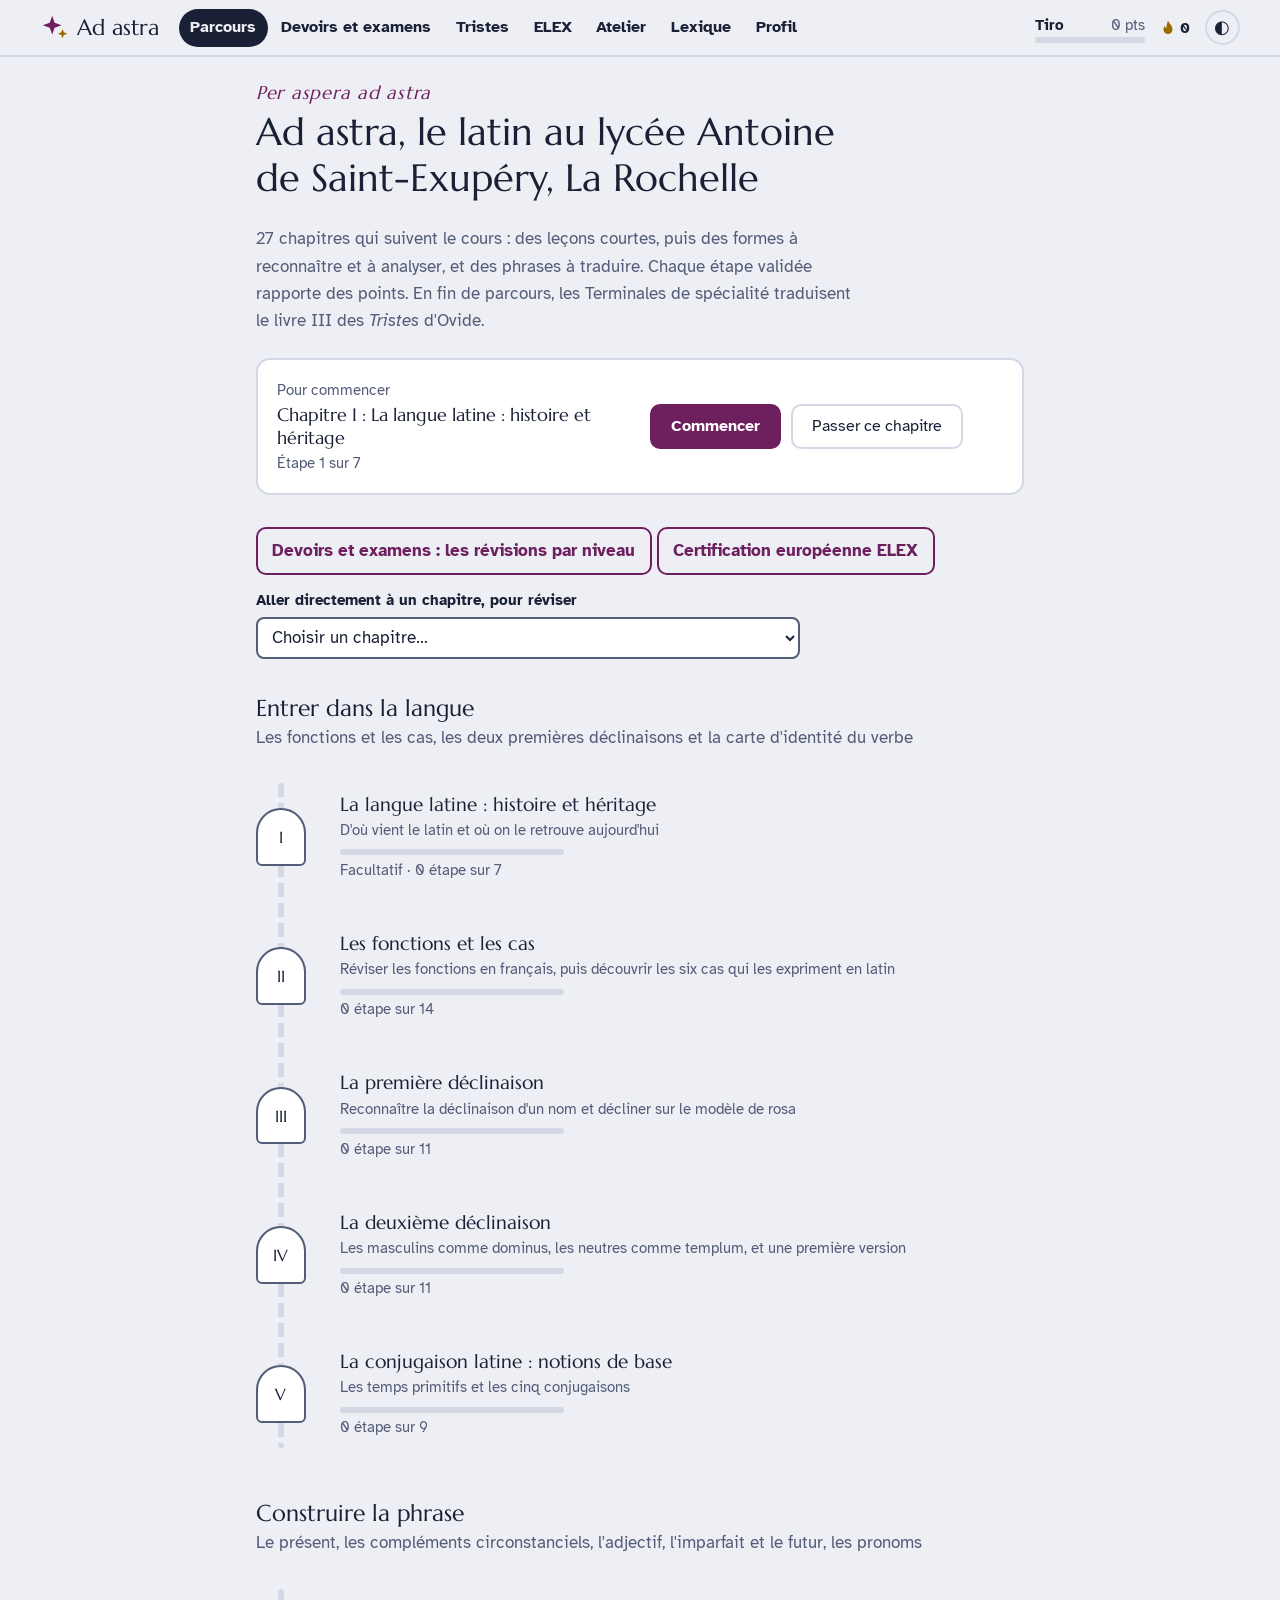
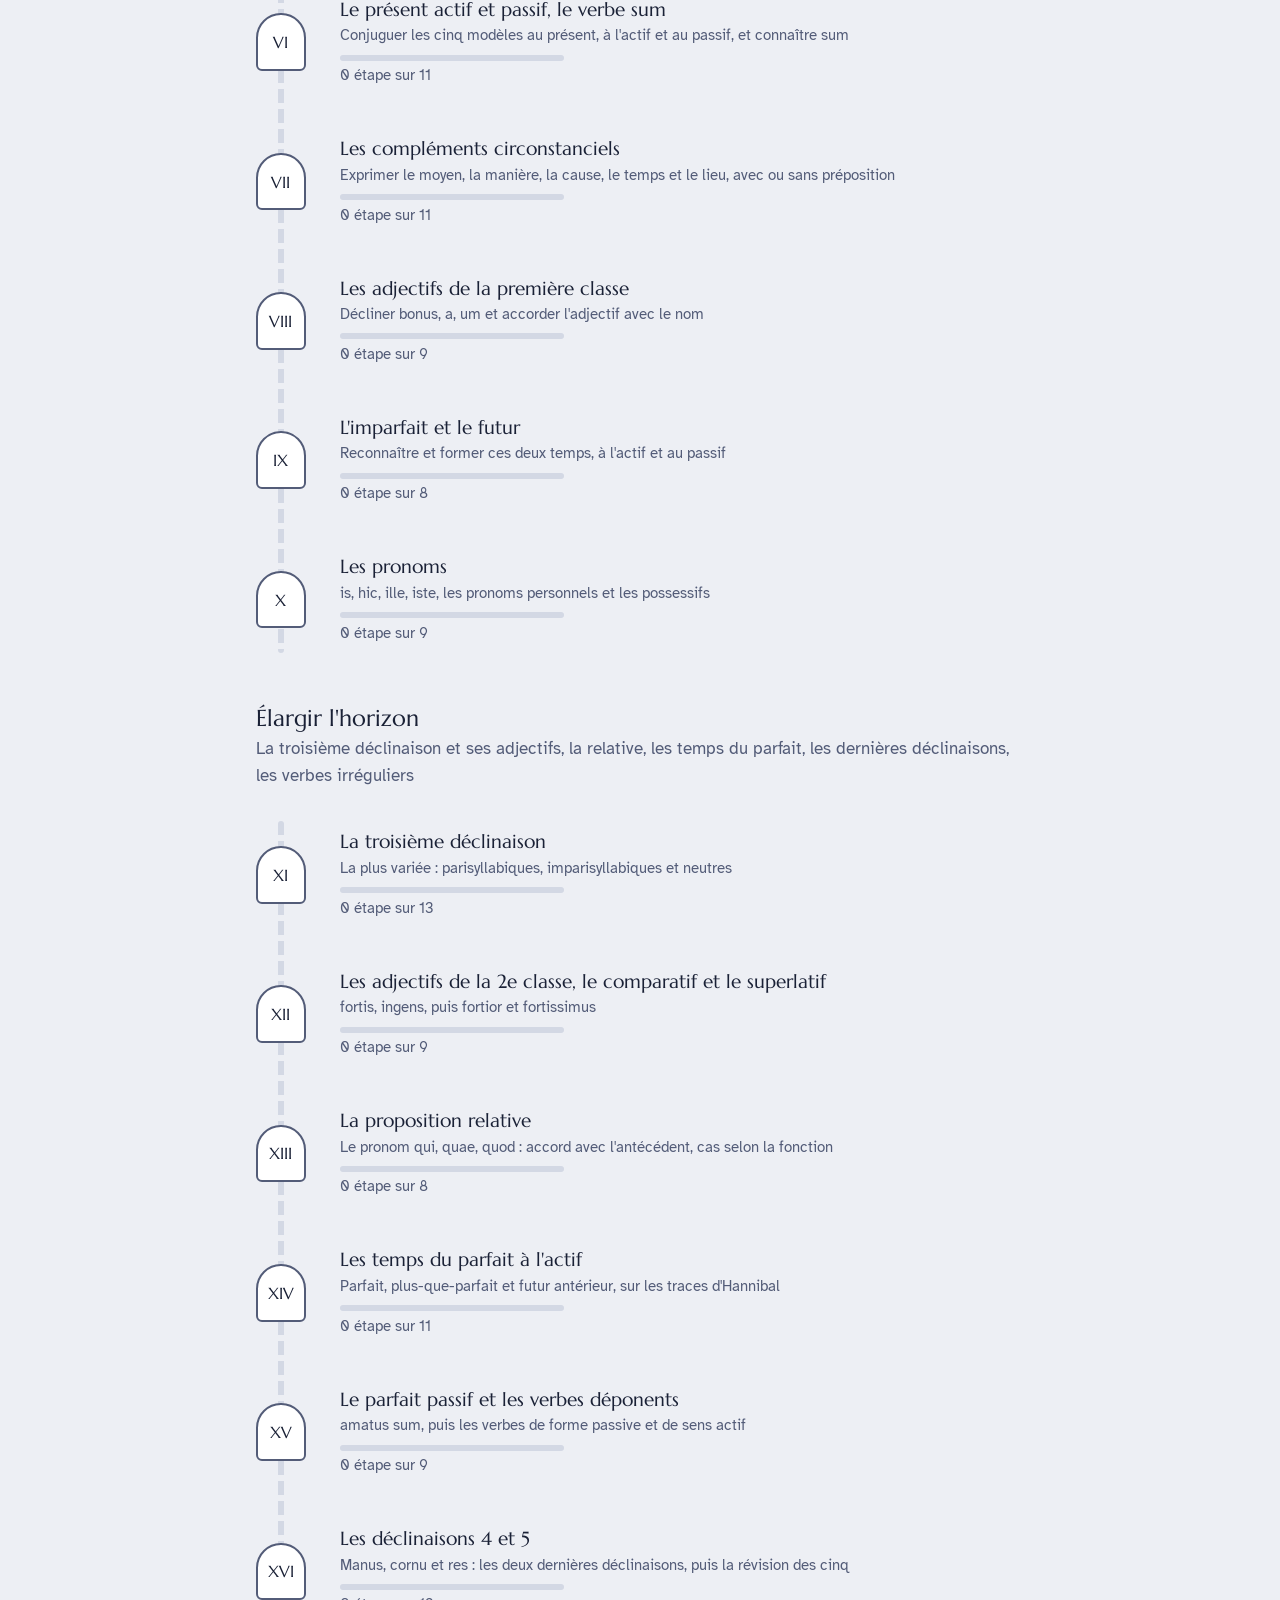
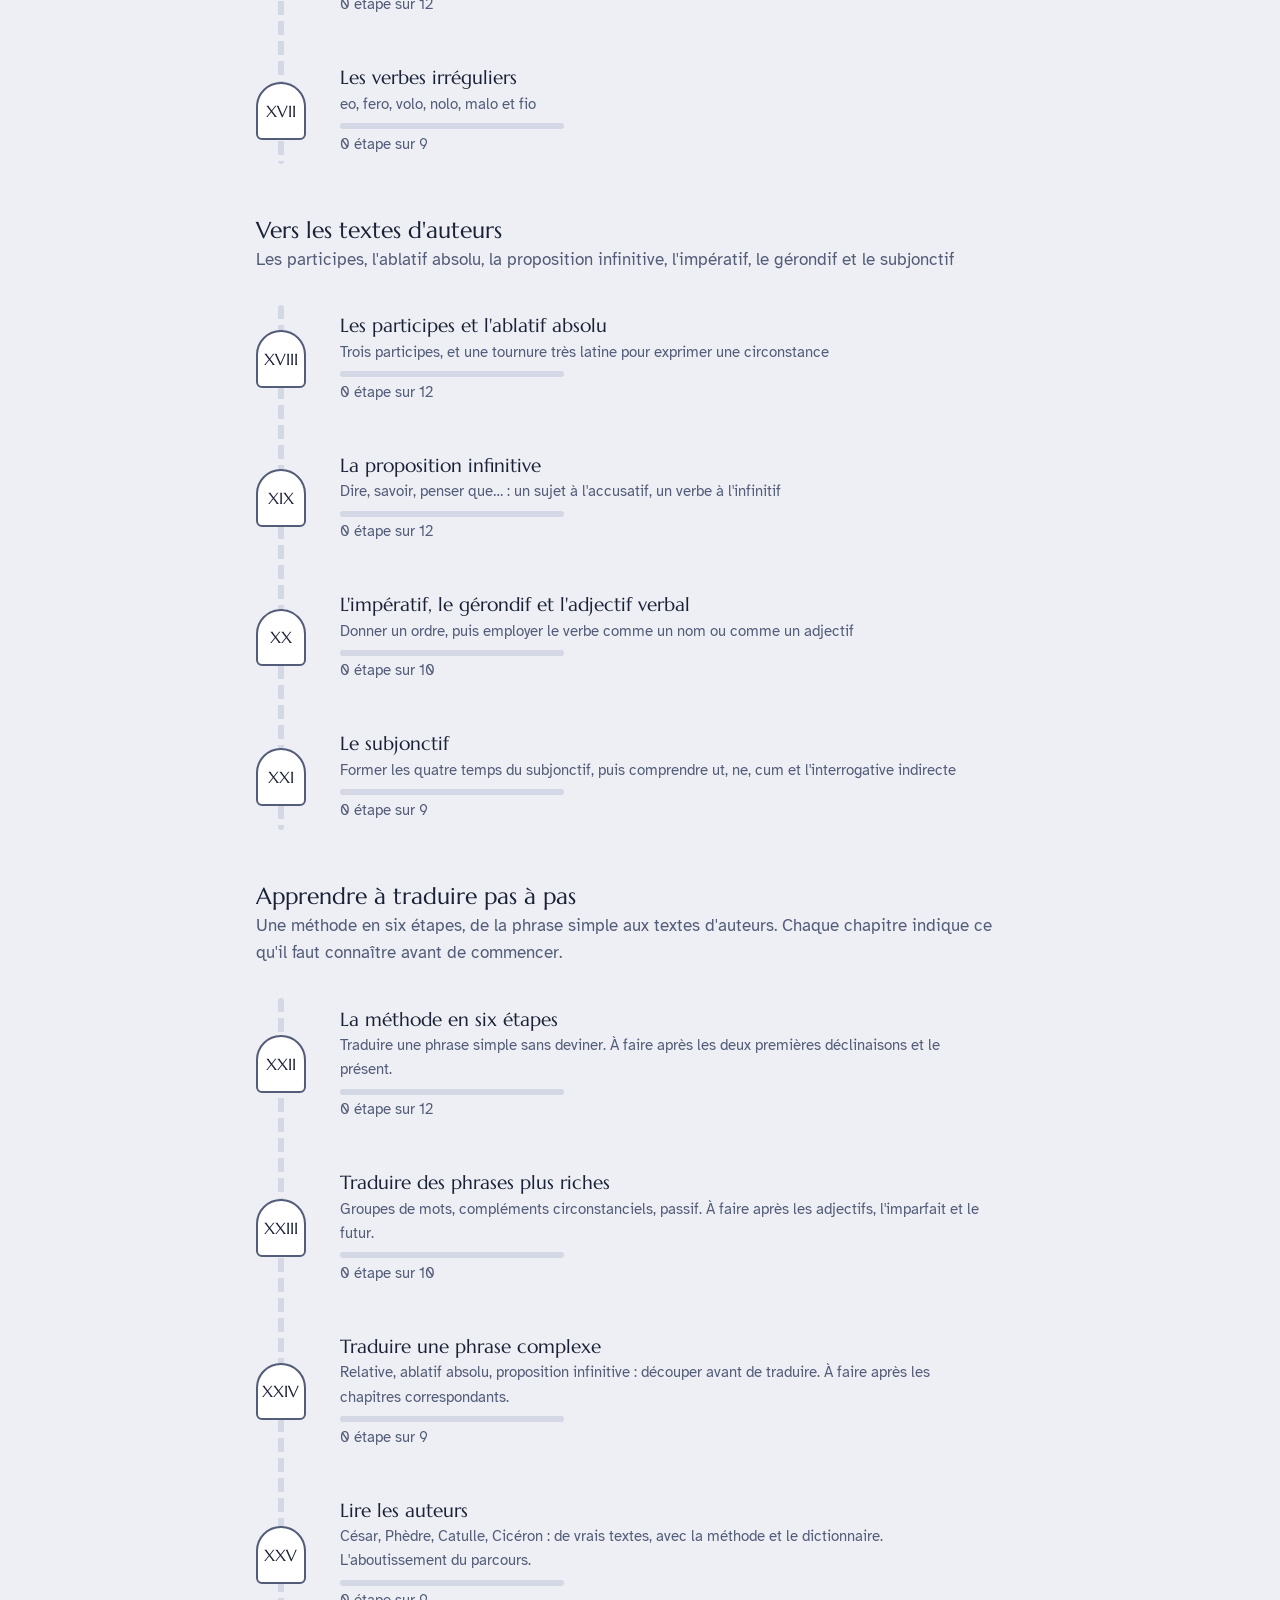
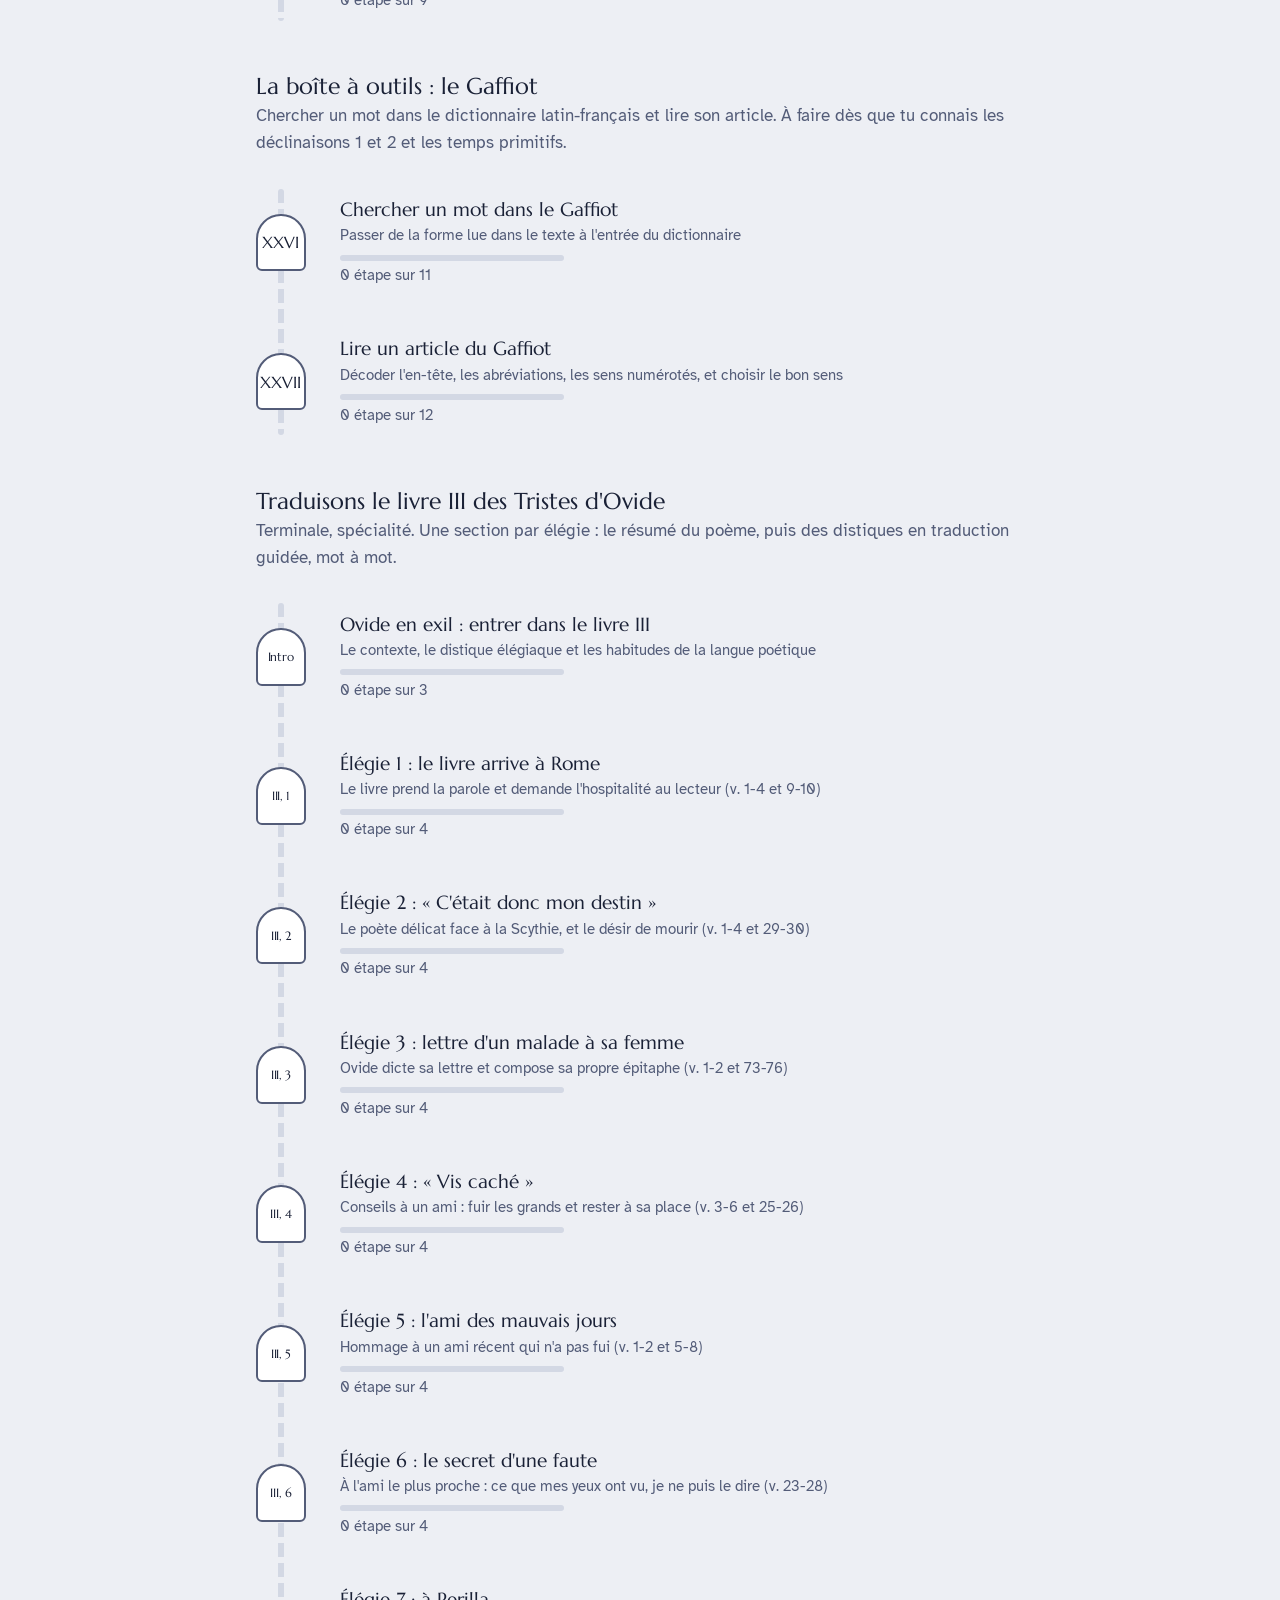
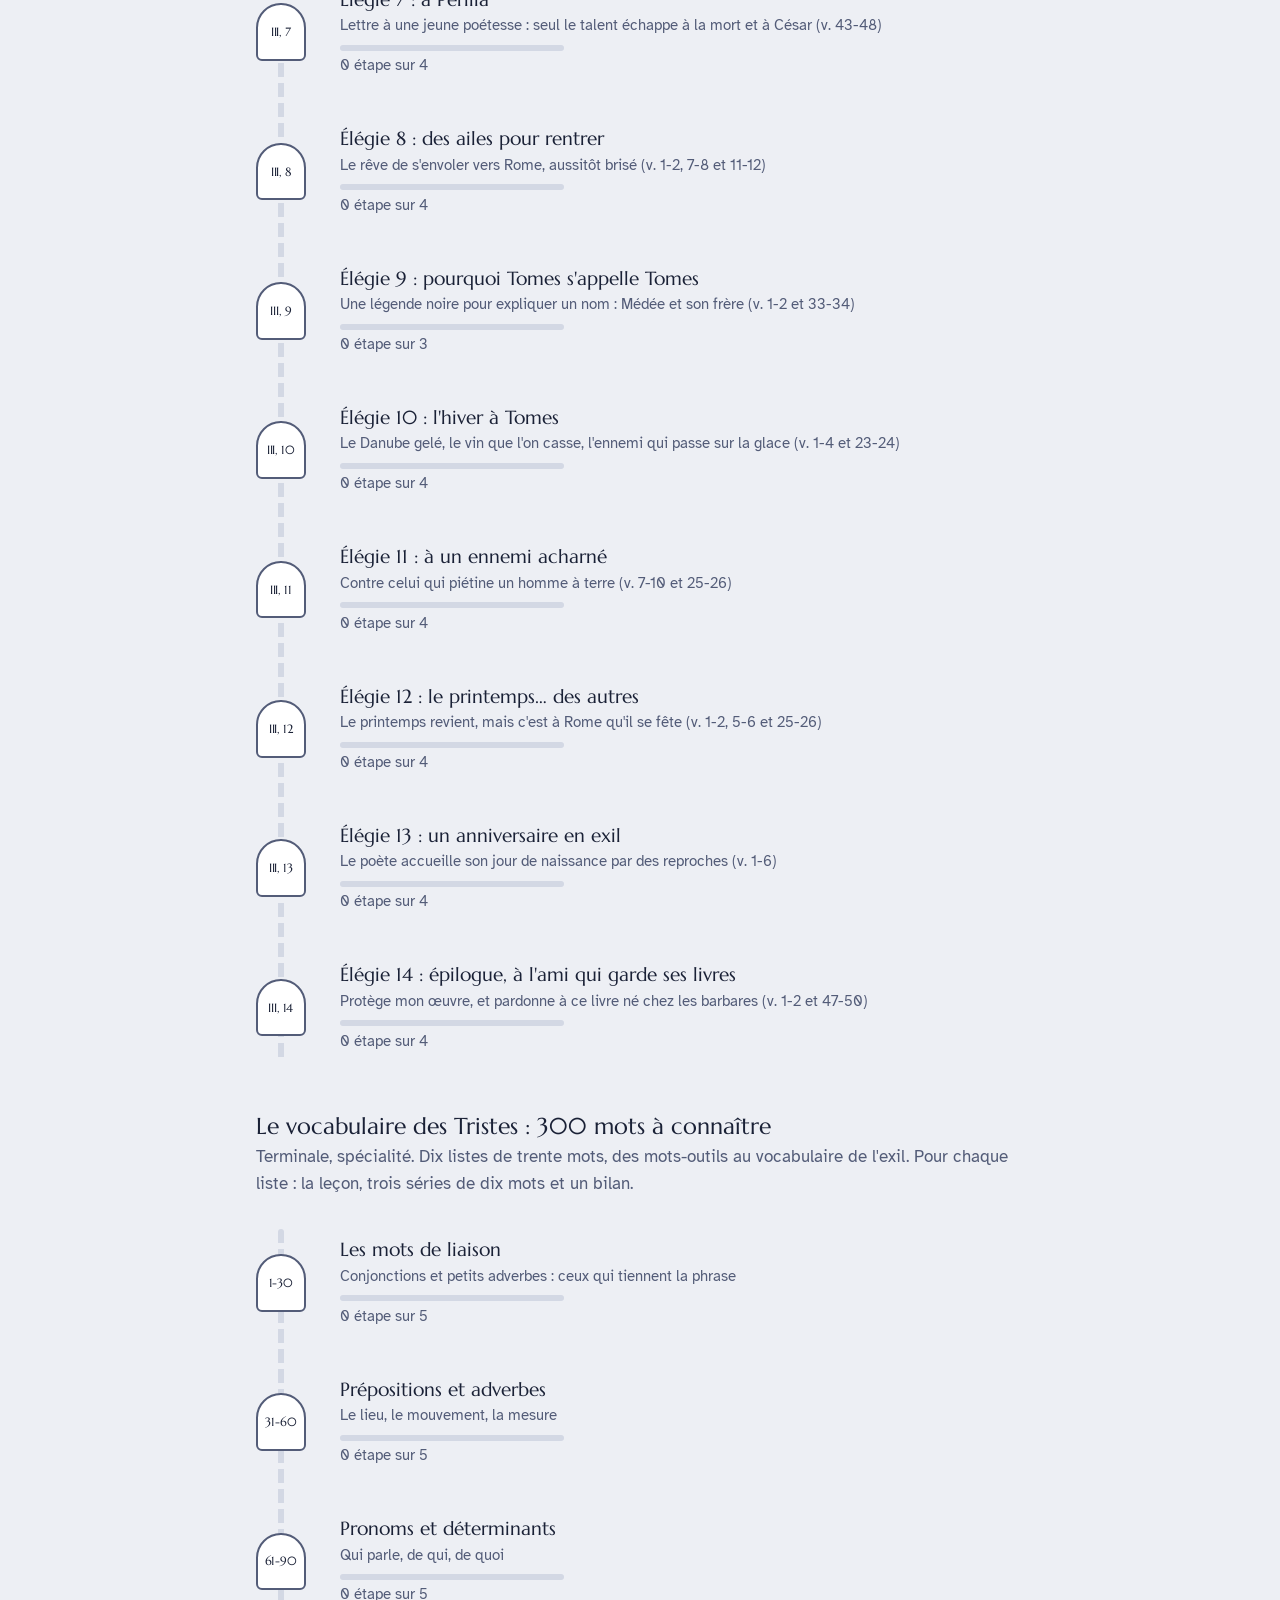
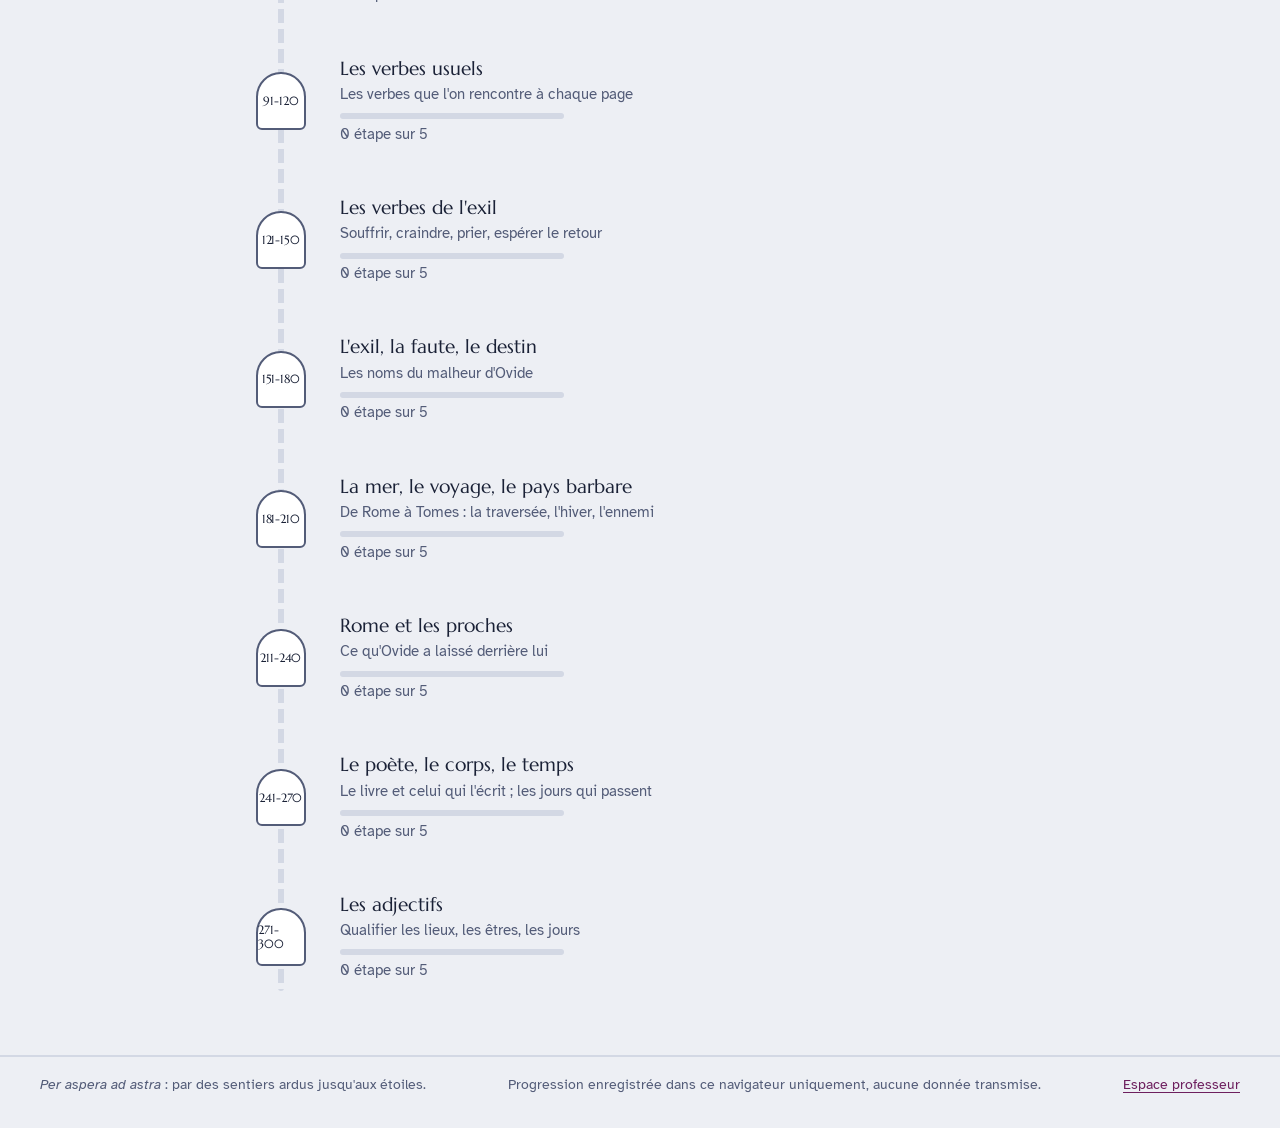
<file: index.html>
<!DOCTYPE html>
<html lang="fr">
<head>
<meta charset="utf-8">
<meta name="viewport" content="width=device-width, initial-scale=1">
<title>Ad astra, le latin au lycée Antoine de Saint-Exupéry, La Rochelle</title>
<meta name="description" content="Ad astra, le latin au lycée Antoine de Saint-Exupéry, La Rochelle : leçons courtes, formes à reconnaître, analyses et traductions. Dans le navigateur, sans compte.">
<link rel="preconnect" href="https://fonts.googleapis.com">
<link rel="preconnect" href="https://fonts.gstatic.com" crossorigin>
<link rel="stylesheet" href="https://fonts.googleapis.com/css2?family=Atkinson+Hyperlegible:ital,wght@0,400;0,700;1,400;1,700&family=Marcellus&display=swap">
<link rel="stylesheet" href="style.css">
</head>
<body>
<header class="entete">
  <a class="logo" href="#parcours" aria-label="Ad astra, retour au parcours">
    <svg viewBox="0 0 32 32" aria-hidden="true"><path d="M13 3l2.6 7.4L23 13l-7.4 2.6L13 23l-2.6-7.4L3 13l7.4-2.6z" fill="var(--pourpre)"/><path d="M24 17l1.4 3.6L29 22l-3.6 1.4L24 27l-1.4-3.6L19 22l3.6-1.4z" fill="var(--or)"/></svg>
    <span>Ad astra</span>
  </a>
  <nav class="principal" aria-label="Navigation principale">
    <a href="#parcours" data-onglet="parcours">Parcours</a>
    <a href="#devoirs" data-onglet="devoirs">Devoirs<span class="long"> et examens</span></a>
    <a href="#tristes" data-onglet="tristes">Tristes</a>
    <a href="#elex" data-onglet="elex">ELEX</a>
    <a href="#atelier" data-onglet="atelier">Atelier</a>
    <a href="#lexique" data-onglet="lexique">Lexique</a>
    <a href="#profil" data-onglet="profil">Profil</a>
  </nav>
  <div class="stats">
    <a class="stat-niveau" href="#profil" aria-label="Voir mon profil">
      <span id="stat-niveau"></span><span id="stat-xp"></span>
      <span class="jauge"><i id="jauge-xp"></i></span>
    </a>
    <span class="serie" title="Jours d'affilée">
      <svg viewBox="0 0 24 24" aria-hidden="true"><path d="M12 2c1 4 6 6 6 12a6 6 0 0 1-12 0c0-2 1-4 2-5 0 2 1 3 2 3 0-4 1-7 2-10z"/></svg>
      <span id="stat-serie">0</span><span class="sr"> jours d'affilée</span>
    </span>
    <button id="btn-theme" type="button" aria-label="Changer de thème clair ou sombre">◐</button>
  </div>
</header>

<main id="app"></main>

<footer class="pied">
  <span><i lang="la">Per aspera ad astra</i> : par des sentiers ardus jusqu'aux étoiles.</span>
  <span>Progression enregistrée dans ce navigateur uniquement, aucune donnée transmise.</span>
  <a href="#professeur">Espace professeur</a>
</footer>
<div id="toasts" aria-live="polite"></div>
<noscript><p style="padding:2rem">Ce site a besoin de JavaScript pour fonctionner.</p></noscript>

<script src="js/classes.js"></script>
<script src="js/formes.js"></script>
<script src="js/contenu1.js"></script>
<script src="js/contenu1b.js"></script>
<script src="js/contenu2.js"></script>
<script src="js/contenu3.js"></script>
<script src="js/contenu4.js"></script>
<script src="js/contenu5.js"></script>
<script src="js/contenu6.js"></script>
<script src="js/contenu7.js"></script>
<script src="js/contenu8.js"></script>
<script src="js/contenu9.js"></script>
<script src="js/contenu10.js"></script>
<script src="js/contenu11.js"></script>
<script src="js/contenu12.js"></script>
<script src="js/lexique.js"></script>
<script src="js/contenu13.js"></script>
<script src="js/contenu14.js"></script>
<script src="js/contenu15.js"></script>
<script src="js/textes.js"></script>
<script src="js/juxta.js"></script>
<script src="js/exos-tristes.js"></script>
<script src="js/app.js"></script>
</body>
</html>
</file>
<file: style.css>
/* Via Latina — feuille de style.
   Idée de mise en page : le parcours est une voie romaine, chaque chapitre une borne milliaire
   numérotée en chiffres romains ; tout est aligné à gauche le long de cette voie. */
:root {
  --marbre: #EDEFF4; --carte: #FFFFFF; --encre: #1A2136; --encre2: #535C78; --trait: #D3D8E4;
  --pourpre: #6D1F5E; --sur-pourpre: #FFFFFF; --pourpre-pale: #F3E3EF;
  --airain: #1B7567; --airain-pale: #DDF1EC;
  --minium: #A92A1B; --minium-pale: #FBE6E2;
  --or: #9A6B00;
  --titre: "Marcellus", "Palatino Linotype", "Book Antiqua", Georgia, serif;
  --texte: "Atkinson Hyperlegible", "Segoe UI", system-ui, sans-serif;
  color-scheme: light;
}
@media (prefers-color-scheme: dark) {
  :root:not([data-theme="light"]) {
    --marbre: #131729; --carte: #1C2139; --encre: #ECEEF7; --encre2: #AEB5CE; --trait: #353C5C;
    --pourpre: #DC97CE; --sur-pourpre: #2B0E26; --pourpre-pale: #3A2038;
    --airain: #62CDB9; --airain-pale: #143A37;
    --minium: #FF9A88; --minium-pale: #451E1B;
    --or: #E8B84A;
    color-scheme: dark;
  }
}
:root[data-theme="dark"] {
  --marbre: #131729; --carte: #1C2139; --encre: #ECEEF7; --encre2: #AEB5CE; --trait: #353C5C;
  --pourpre: #DC97CE; --sur-pourpre: #2B0E26; --pourpre-pale: #3A2038;
  --airain: #62CDB9; --airain-pale: #143A37;
  --minium: #FF9A88; --minium-pale: #451E1B;
  --or: #E8B84A;
  color-scheme: dark;
}
*, *::before, *::after { box-sizing: border-box; }
html { -webkit-text-size-adjust: 100%; }
body { margin: 0; background: var(--marbre); color: var(--encre); font: 1.0625rem/1.6 var(--texte); }
h1, h2, h3 { font-family: var(--titre); font-weight: 400; line-height: 1.2; margin: 0 0 .5em; text-wrap: balance; }
h1 { font-size: clamp(1.7rem, 1.3rem + 1.8vw, 2.4rem); }
h2 { font-size: 1.45rem; }
h3 { font-size: 1.15rem; }
h1:focus { outline: none; }
p { margin: 0 0 1em; }
a { color: var(--pourpre); text-underline-offset: 3px; }
:focus-visible { outline: 3px solid var(--pourpre); outline-offset: 2px; border-radius: 4px; }
.sr { position: absolute; width: 1px; height: 1px; overflow: hidden; clip-path: inset(50%); white-space: nowrap; }
.muet { color: var(--encre2); font-size: .95rem; }
[hidden] { display: none !important; }
.la, i.la { font-style: italic; }
td.la { font-style: normal; }
b.des { color: var(--pourpre); font-weight: 700; }

/* En-tête */
.entete { position: sticky; top: 0; z-index: 20; display: flex; flex-wrap: wrap; align-items: center; gap: .5rem 1.25rem; padding: .55rem clamp(1rem, 4vw, 2.5rem); background: var(--marbre); border-bottom: 2px solid var(--trait); }
.logo { display: flex; align-items: center; gap: .45rem; font: 400 1.35rem/1 var(--titre); color: var(--encre); text-decoration: none; }
.logo svg { width: 30px; height: 30px; }
nav.principal { display: flex; gap: .15rem; margin-right: auto; }
nav.principal a { padding: .4rem .7rem; border-radius: 999px; color: var(--encre); text-decoration: none; font-weight: 700; font-size: .98rem; }
nav.principal a:hover { background: var(--trait); }
nav.principal a[aria-current] { background: var(--encre); color: var(--marbre); }
.stats { display: flex; align-items: center; gap: .9rem; font-weight: 700; font-size: .95rem; }
.stat-niveau { display: grid; grid-template-columns: auto auto; gap: 0 .6rem; align-items: baseline; color: var(--encre); text-decoration: none; }
.stat-niveau .jauge { grid-column: 1 / -1; }
#stat-xp { color: var(--encre2); font-weight: 400; text-align: right; }
.jauge { display: block; height: 6px; min-width: 110px; background: var(--trait); border-radius: 99px; overflow: hidden; }
.jauge i { display: block; height: 100%; width: 0; background: var(--pourpre); border-radius: 99px; transition: width .4s; }
.jauge.grand { height: 10px; }
.serie { display: inline-flex; align-items: center; gap: .2rem; }
.serie svg { width: 18px; height: 18px; fill: var(--or); }
#btn-theme { border: 2px solid var(--trait); background: none; color: var(--encre); border-radius: 999px; width: 2.2rem; height: 2.2rem; font-size: 1.1rem; cursor: pointer; }
@media (max-width: 640px) {
  .stat-niveau { display: none; }
  nav.principal { order: 3; width: 100%; margin: 0; justify-content: space-between; }
  .stats { margin-left: auto; }
}

main { max-width: 52rem; margin: 0 auto; padding: 1.5rem clamp(1rem, 4vw, 2rem) 3rem; }
.pied { display: flex; flex-wrap: wrap; gap: .4rem 1.5rem; justify-content: space-between; padding: 1rem clamp(1rem, 4vw, 2.5rem) 2rem; color: var(--encre2); font-size: .9rem; border-top: 2px solid var(--trait); }

/* Boutons */
.btn { display: inline-flex; align-items: center; justify-content: center; gap: .4rem; font: 700 1rem/1.2 var(--texte); padding: .7rem 1.2rem; border-radius: 10px; border: 2px solid var(--pourpre); background: var(--pourpre); color: var(--sur-pourpre); cursor: pointer; text-decoration: none; }
.btn:hover { filter: brightness(1.1); }
.btn.second { background: transparent; color: var(--pourpre); }
.btn.discret { border-color: var(--trait); background: transparent; color: var(--encre); font-weight: 400; }
.btn:disabled { opacity: .5; cursor: not-allowed; }
.actions { display: flex; flex-wrap: wrap; gap: .6rem; margin-top: 1.2rem; }

/* Accueil : la voie et ses bornes */
.accueil-tete { display: grid; gap: .3rem; margin-bottom: 1.5rem; }
.accueil-tete p { max-width: 38rem; color: var(--encre2); margin: 0; }
.reprendre { display: flex; flex-wrap: wrap; align-items: center; gap: .8rem 1.2rem; padding: 1rem 1.2rem; background: var(--carte); border: 2px solid var(--trait); border-radius: 14px; margin: 1.2rem 0 2rem; }
.reprendre div { flex: 1 1 14rem; }
.reprendre strong { display: block; font: 400 1.15rem var(--titre); }
.partie { margin: 2.2rem 0 .4rem; }
.partie h2 { margin-bottom: .15rem; }
.partie p { color: var(--encre2); margin: 0; }
ol.via { list-style: none; margin: 1rem 0 0; padding: 0; position: relative; }
ol.via::before { content: ""; position: absolute; left: 1.55rem; top: 1rem; bottom: 1rem; width: 6px; margin-left: -3px; border-radius: 3px; background: repeating-linear-gradient(to bottom, var(--trait) 0 14px, transparent 14px 20px); }
ol.via li { position: relative; }
a.borne-lien { display: grid; grid-template-columns: 3.1rem 1fr; gap: 1rem; align-items: center; padding: .7rem .8rem .7rem 0; color: var(--encre); text-decoration: none; border-radius: 12px; }
a.borne-lien:hover .borne-txt { background: var(--carte); border-color: var(--pourpre); }
.borne { position: relative; z-index: 1; display: grid; place-items: center; width: 3.1rem; height: 3.6rem; border-radius: 1.55rem 1.55rem 6px 6px; background: var(--carte); border: 2px solid var(--encre2); font: 400 1rem var(--titre); color: var(--encre); }
.borne.encours { border-color: var(--pourpre); color: var(--pourpre); }
.borne.fini { background: var(--pourpre); border-color: var(--pourpre); color: var(--sur-pourpre); }
.borne-txt { display: grid; gap: .15rem; padding: .7rem 1rem; border: 2px solid transparent; border-radius: 12px; }
.borne-txt strong { font: 400 1.2rem/1.25 var(--titre); }
.borne-txt span { color: var(--encre2); font-size: .95rem; }
.borne-txt .jauge { max-width: 14rem; margin-top: .3rem; }
.borne-txt .jauge i { background: var(--airain); }

/* Chapitre */
.fil { font-size: .95rem; margin-bottom: .8rem; color: var(--encre2); }
.chap-tete { display: grid; grid-template-columns: auto 1fr; gap: 1rem; align-items: center; margin-bottom: 1.2rem; }
.chap-tete .borne { width: 3.6rem; height: 4.2rem; font-size: 1.2rem; }
.chap-tete h1 { margin: 0; }
.chap-tete p { margin: .2rem 0 0; color: var(--encre2); }
ol.etapes { list-style: none; margin: 1.2rem 0 0; padding: 0; display: grid; gap: .45rem; }
ol.etapes a { display: grid; grid-template-columns: 2rem 1fr auto; gap: .8rem; align-items: center; padding: .65rem .9rem; background: var(--carte); border: 2px solid var(--trait); border-radius: 12px; color: var(--encre); text-decoration: none; }
ol.etapes a:hover { border-color: var(--pourpre); }
ol.etapes .num { font: 400 1rem var(--titre); color: var(--encre2); text-align: center; }
ol.etapes .type { display: block; font-size: .85rem; color: var(--encre2); }
ol.etapes .fait .num { color: var(--airain); }
.etoiles { color: var(--or); letter-spacing: .1em; white-space: nowrap; }
.etoiles .vide { color: var(--trait); }

/* Étape */
.etape-tete { display: flex; flex-wrap: wrap; align-items: baseline; gap: .3rem 1rem; margin-bottom: .3rem; }
.etape-tete .type { color: var(--pourpre); font-weight: 700; }
.points { display: flex; gap: 4px; margin: 0 0 1.2rem; }
.points a { flex: 1; height: 6px; border-radius: 3px; background: var(--trait); }
.points a.fait { background: var(--airain); }
.points a.ici { background: var(--pourpre); }
.carte { background: var(--carte); border: 2px solid var(--trait); border-radius: 16px; padding: clamp(1rem, 3vw, 1.6rem); }
.carte > :last-child { margin-bottom: 0; }
.lecon p, .lecon li { max-width: 40rem; }
.lecon ul, .lecon ol { padding-left: 1.3rem; margin: 0 0 1em; }
.lecon li { margin-bottom: .3em; }
.question { font-size: 1.12rem; font-weight: 700; margin-bottom: 1rem; max-width: 40rem; }
.doc { margin-bottom: 1rem; }
aside.retenir, aside.savoir, aside.attention { margin: 1.2rem 0; padding: .9rem 1.1rem; border-radius: 12px; border-left: 6px solid var(--pourpre); background: var(--pourpre-pale); max-width: 40rem; }
aside.savoir { border-color: var(--airain); background: var(--airain-pale); }
aside.attention { border-color: var(--minium); background: var(--minium-pale); }
aside > :last-child { margin-bottom: 0; }
blockquote.latin { margin: 1rem 0; padding: .9rem 1.1rem; border-radius: 12px; background: var(--marbre); font-style: italic; font-size: 1.1rem; max-width: 40rem; }

/* Tableaux */
.tab-wrap { overflow-x: auto; margin: 1rem 0 1.2rem; }
table { border-collapse: collapse; font-variant-numeric: tabular-nums; }
table.paradigme caption, table.donnees caption { text-align: left; font-weight: 700; padding-bottom: .4rem; }
table.paradigme th, table.paradigme td, table.donnees th, table.donnees td { padding: .4rem .8rem; border: 1px solid var(--trait); text-align: left; vertical-align: top; }
table.paradigme thead th, table.donnees thead th { background: var(--encre); color: var(--marbre); border-color: var(--encre); font-weight: 700; }
table.paradigme thead small { font-weight: 400; }
table.paradigme tbody th, table.donnees tbody th { background: var(--marbre); font-weight: 700; white-space: nowrap; }
table.paradigme td.la { font-size: 1.08rem; white-space: nowrap; }

/* Choix */
.choix { display: grid; gap: .55rem; }
.choix button { text-align: left; font: inherit; padding: .7rem 1rem; border-radius: 10px; border: 2px solid var(--trait); background: var(--carte); color: var(--encre); cursor: pointer; }
.choix button:hover:not(:disabled) { border-color: var(--pourpre); }
.choix button[aria-pressed="true"] { border-color: var(--pourpre); background: var(--pourpre-pale); }
.choix button.juste { border-color: var(--airain); background: var(--airain-pale); }
.choix button.faux { border-color: var(--minium); background: var(--minium-pale); }
.choix button.juste::after { content: " ✓"; color: var(--airain); font-weight: 700; }
.choix button.faux::after { content: " ✗"; color: var(--minium); font-weight: 700; }
.retour { margin-top: 1rem; padding: .9rem 1.1rem; border-radius: 12px; }
.retour.ok { background: var(--airain-pale); border-left: 6px solid var(--airain); }
.retour.non { background: var(--minium-pale); border-left: 6px solid var(--minium); }
.retour > :last-child { margin-bottom: 0; }
.retour .gain { font-weight: 700; }
.bloc-q { padding: 1rem 0; border-top: 2px solid var(--trait); }
.bloc-q:first-of-type { border-top: 0; padding-top: 0; }

/* Tri */
.tri { display: grid; gap: .6rem; }
.tri-item { display: grid; gap: .5rem; padding: .7rem .9rem; border: 2px solid var(--trait); border-radius: 12px; }
.tri-item.juste { border-color: var(--airain); background: var(--airain-pale); }
.tri-item.faux { border-color: var(--minium); background: var(--minium-pale); }
.tri-item .txt { font-weight: 400; }
.tri-item small { display: block; }
.seg { display: flex; flex-wrap: wrap; gap: .35rem; }
.seg button { font: inherit; font-size: .95rem; padding: .35rem .75rem; border-radius: 999px; border: 2px solid var(--trait); background: var(--carte); color: var(--encre); cursor: pointer; }
.seg button[aria-pressed="true"] { background: var(--encre); border-color: var(--encre); color: var(--marbre); }
.seg button:disabled { cursor: default; }

/* Ordre */
ol.ordre { list-style: none; padding: 0; margin: 0; display: grid; gap: .45rem; }
ol.ordre li { display: grid; grid-template-columns: 1fr auto auto; gap: .4rem; align-items: center; padding: .5rem .5rem .5rem .9rem; border: 2px solid var(--trait); border-radius: 10px; background: var(--carte); }
ol.ordre li.juste { border-color: var(--airain); background: var(--airain-pale); }
ol.ordre li.faux { border-color: var(--minium); background: var(--minium-pale); }
ol.ordre button { width: 2.2rem; height: 2.2rem; border-radius: 8px; border: 2px solid var(--trait); background: var(--marbre); color: var(--encre); cursor: pointer; font-size: 1rem; }

/* Saisie, tableau, analyse */
.saisies { display: grid; gap: .7rem; }
.saisie { display: grid; grid-template-columns: 1fr minmax(9rem, 14rem); gap: .4rem 1rem; align-items: center; }
.saisie small { grid-column: 1 / -1; }
@media (max-width: 560px) { .saisie { grid-template-columns: 1fr; } }
input[type="text"], textarea, select { font: inherit; color: var(--encre); background: var(--carte); border: 2px solid var(--encre2); border-radius: 8px; padding: .45rem .65rem; width: 100%; }
input.juste { border-color: var(--airain); background: var(--airain-pale); }
input.faux { border-color: var(--minium); background: var(--minium-pale); }
table.remplir td { padding: .3rem; }
table.remplir input { min-width: 6.5rem; }
.analyses { display: grid; gap: 1rem; grid-template-columns: repeat(auto-fill, minmax(15rem, 1fr)); }
.analyse { border: 2px solid var(--trait); border-radius: 12px; padding: .8rem; }
.analyse.juste { border-color: var(--airain); background: var(--airain-pale); }
.analyse.faux { border-color: var(--minium); }
.analyse .forme { font: italic 700 1.25rem var(--texte); }
.analyse .mot { display: block; color: var(--encre2); font-size: .9rem; margin-bottom: .5rem; }
.grille { display: grid; grid-template-columns: 1fr 1fr; gap: .3rem; }
.grille .col { font-size: .85rem; color: var(--encre2); text-align: center; }
.grille button { font: inherit; font-size: .92rem; padding: .3rem .4rem; border-radius: 8px; border: 2px solid var(--trait); background: var(--carte); color: var(--encre); cursor: pointer; }
.grille button[aria-pressed="true"] { background: var(--encre); border-color: var(--encre); color: var(--marbre); }

/* Version */
.phrase { padding: 1rem 0; border-top: 2px solid var(--trait); }
.phrase:first-of-type { border-top: 0; padding-top: 0; }
.phrase .lat { font-style: italic; font-size: 1.15rem; font-weight: 700; margin-bottom: .5rem; }
.phrase .aide { color: var(--encre2); font-size: .95rem; }
.phrase textarea { min-height: 3.2rem; margin-bottom: .5rem; }
.phrase .trad { padding: .7rem 1rem; border-radius: 10px; background: var(--airain-pale); border-left: 6px solid var(--airain); margin: .5rem 0; }
.phrase .eval { color: var(--encre2); font-weight: 700; }
details.vocab { margin: 0 0 1rem; border: 2px solid var(--trait); border-radius: 12px; padding: .6rem 1rem; }
details.vocab summary { cursor: pointer; font-weight: 700; }
details.vocab ul { columns: 2 14rem; padding-left: 1.1rem; margin: .6rem 0 0; font-size: .95rem; }

/* Fin de chapitre, profil, lexique, atelier */
.fin { text-align: left; }
dl.chiffres { display: grid; grid-template-columns: repeat(auto-fit, minmax(9rem, 1fr)); gap: .8rem; margin: 1.2rem 0; }
dl.chiffres div { background: var(--carte); border: 2px solid var(--trait); border-radius: 12px; padding: .8rem 1rem; }
dl.chiffres dt { color: var(--encre2); font-size: .9rem; }
dl.chiffres dd { margin: 0; font: 400 1.6rem var(--titre); }
ol.rangs { list-style: none; padding: 0; margin: .8rem 0 0; display: flex; flex-wrap: wrap; gap: .35rem; }
ol.rangs li { padding: .2rem .7rem; border-radius: 999px; border: 2px solid var(--trait); font-size: .9rem; color: var(--encre2); }
ol.rangs li.fait { border-color: var(--pourpre); color: var(--pourpre); font-weight: 700; }
ul.badges { list-style: none; padding: 0; margin: 0; display: grid; grid-template-columns: repeat(auto-fill, minmax(15rem, 1fr)); gap: .6rem; }
ul.badges li { display: grid; grid-template-columns: 2.4rem 1fr; gap: .7rem; align-items: center; padding: .7rem .9rem; border: 2px solid var(--trait); border-radius: 12px; background: var(--carte); opacity: .6; }
ul.badges li.obtenu { opacity: 1; border-color: var(--or); }
ul.badges .ecusson { width: 2.4rem; height: 2.4rem; border-radius: 50%; border: 3px solid var(--trait); display: grid; place-items: center; font: 400 1rem var(--titre); }
ul.badges li.obtenu .ecusson { border-color: var(--or); color: var(--or); }
ul.badges strong, ul.badges span { display: block; }
ul.badges div span { font-size: .9rem; color: var(--encre2); }
.champs { display: grid; grid-template-columns: repeat(auto-fit, minmax(12rem, 1fr)); gap: .8rem; margin-bottom: 1rem; }
.champs label { display: grid; gap: .25rem; font-weight: 700; font-size: .95rem; }
.code-prof { font-family: ui-monospace, Consolas, monospace; font-size: .85rem; word-break: break-all; padding: .7rem .9rem; border-radius: 10px; background: var(--marbre); border: 2px dashed var(--trait); }
section.bloc { margin-top: 2rem; }
.filtres { display: flex; flex-wrap: wrap; gap: .6rem; margin-bottom: 1rem; }
.filtres > * { flex: 1 1 12rem; }
table.lexique { width: 100%; }
table.lexique td { padding: .45rem .6rem; border-bottom: 1px solid var(--trait); vertical-align: top; }
table.lexique td:first-child { font-style: italic; font-weight: 700; }
table.lexique td:last-child { color: var(--encre2); font-size: .9rem; white-space: nowrap; text-align: right; }
.fiche { display: grid; place-items: center; gap: .6rem; min-height: 11rem; text-align: center; padding: 1.5rem; }
.fiche .mot { font: italic 700 1.6rem var(--texte); }
.fiche .sens { font-size: 1.2rem; }
.consigne-atelier { font-size: 1.15rem; margin-bottom: .8rem; }
.consigne-atelier .forme { font: italic 700 1.5rem var(--texte); display: block; margin: .3rem 0; }
.rangee { display: flex; flex-wrap: wrap; gap: .6rem; align-items: end; }
.rangee > label { flex: 1 1 9rem; display: grid; gap: .2rem; font-size: .9rem; font-weight: 700; }
.score { font-weight: 700; color: var(--encre2); }

/* Toasts */
#toasts { position: fixed; right: 1rem; bottom: 1rem; display: grid; gap: .5rem; z-index: 50; max-width: calc(100% - 2rem); }
.toast { padding: .7rem 1rem; border-radius: 10px; background: var(--encre); color: var(--marbre); font-weight: 700; }
.toast.badge { background: var(--or); color: #1A1300; }
@media (prefers-reduced-motion: no-preference) { .toast { animation: monte .25s ease-out; } }
@keyframes monte { from { transform: translateY(8px); opacity: 0; } }

/* Tableaux plus compacts sur téléphone */
@media (max-width: 560px) {
  table.paradigme th, table.paradigme td, table.donnees th, table.donnees td { padding: .32rem .5rem; font-size: .95rem; }
  table.paradigme tbody th, table.donnees tbody th { white-space: normal; }
}

/* Chapitre passé, article de dictionnaire */
.borne.passe { border-style: dashed; color: var(--encre2); }
.article-dico { margin: 1rem 0; padding: 1rem 1.2rem; border: 2px solid var(--trait); border-left: 6px solid var(--or); border-radius: 12px; background: var(--marbre); font-family: Georgia, "Times New Roman", serif; line-height: 1.7; max-width: 40rem; }
.article-dico b { font-family: var(--texte); }
.article-dico .sens { font-weight: 700; color: var(--pourpre); font-family: var(--texte); }
.article-dico .aut { font-variant: small-caps; color: var(--encre2); }

/* Mot ou groupe à analyser : il doit ressortir même dans une question déjà en gras */
.question b, .tri-item .txt b, .bloc-q .question b { color: var(--pourpre); font-weight: 700; text-decoration: underline; text-decoration-thickness: 2px; text-underline-offset: 4px; }
.question { font-weight: 400; }
.question b { font-weight: 700; }

/* Traduction guidée */
.guide-phrase { display: flex; flex-wrap: wrap; gap: .4rem; margin: 0 0 .8rem; }
.mot { font: italic 700 1.15rem/1.3 var(--texte); padding: .35rem .6rem; border-radius: 8px; border: 2px solid var(--trait); background: var(--carte); color: var(--encre); cursor: pointer; }
.mot:disabled { cursor: default; opacity: 1; color: var(--encre); }
.mot.m-v, .guide-recap .m-v { border-color: var(--pourpre); background: var(--pourpre-pale); }
.mot.m-s, .guide-recap .m-s { border-color: var(--airain); background: var(--airain-pale); }
.mot.m-o, .guide-recap .m-o { border-color: var(--or); box-shadow: inset 0 -4px 0 var(--or); }
.mot.m-c, .guide-recap .m-c { border-style: dashed; border-color: var(--encre2); }
.mot[aria-pressed="true"] { background: var(--encre); border-color: var(--encre); border-style: solid; color: var(--marbre); box-shadow: none; }
.guide-recap { list-style: none; padding: 0; margin: 0 0 .8rem; display: flex; flex-wrap: wrap; gap: .35rem; font-size: .92rem; }
.guide-recap li { padding: .15rem .6rem; border-radius: 999px; border: 2px solid var(--trait); }
.guide-faits { margin: 0 0 1rem; padding-left: 1.3rem; color: var(--encre2); font-size: .95rem; }
.guide-faits:empty, .guide-recap:empty { display: none; }
.guide-faits li { margin-bottom: .2rem; }
#pas { border-top: 2px solid var(--trait); padding-top: 1rem; }
#pas textarea { min-height: 3.2rem; }

/* Accès direct à un chapitre, révision */
.aller { display: grid; gap: .3rem; margin: 0 0 1rem; max-width: 34rem; }
.aller label { font-weight: 700; font-size: .95rem; }
.reviser { margin: 1.2rem 0 .3rem; }
.voisins { display: flex; flex-wrap: wrap; justify-content: space-between; gap: .6rem; margin-top: 1.5rem; }
.voisins .btn { font-size: .92rem; text-align: left; }

/* Devise */
.accueil-tete p.devise { font: italic 400 1.15rem var(--titre); color: var(--pourpre); letter-spacing: .04em; margin: 0; }

/* Code couleur des cas : nominatif rouge, vocatif rouge clair, accusatif vert, génitif rose, datif bleu, ablatif gris,
   invariables jaune, verbes en lettres rouges. */
:root { --cas-n: #F4A9A3; --cas-v: #FBDCD9; --cas-a: #B5E2BC; --cas-g: #F8C4E1; --cas-d: #B6D4F6; --cas-b: #CFD3DA; --cas-i: #F7E48D; --cas-verbe: #C4281B; --sur-cas: #1A2136; }
@media (prefers-color-scheme: dark) { :root:not([data-theme="light"]) { --cas-n: #8C2F28; --cas-v: #5C332F; --cas-a: #235C3C; --cas-g: #7A3360; --cas-d: #27548A; --cas-b: #505768; --cas-i: #6E5C12; --cas-verbe: #FF8D7C; --sur-cas: #F3F4FA; } }
:root[data-theme="dark"] { --cas-n: #8C2F28; --cas-v: #5C332F; --cas-a: #235C3C; --cas-g: #7A3360; --cas-d: #27548A; --cas-b: #505768; --cas-i: #6E5C12; --cas-verbe: #FF8D7C; --sur-cas: #F3F4FA; }
.cas.c-N { background: var(--cas-n); } .cas.c-V { background: var(--cas-v); } .cas.c-A { background: var(--cas-a); }
.cas.c-G { background: var(--cas-g); } .cas.c-D { background: var(--cas-d); } .cas.c-B { background: var(--cas-b); } .cas.c-I { background: var(--cas-i); }
.cas.c-N, .cas.c-V, .cas.c-A, .cas.c-G, .cas.c-D, .cas.c-B, .cas.c-I { color: var(--sur-cas); }
.cas.c-X { color: var(--cas-verbe); font-weight: 700; }
table tbody th.cas { color: var(--sur-cas); }
.mot.cas, .mot.cas:disabled { border-color: var(--encre2); border-style: solid; box-shadow: none; }
.mot.cas.c-N:disabled, .mot.cas.c-V:disabled, .mot.cas.c-A:disabled, .mot.cas.c-G:disabled, .mot.cas.c-D:disabled, .mot.cas.c-B:disabled, .mot.cas.c-I:disabled { color: var(--sur-cas); }
.mot.cas.c-X, .mot.cas.c-X:disabled { color: var(--cas-verbe); background: var(--carte); }
.mot[aria-pressed="true"], .mot.cas[aria-pressed="true"] { background: var(--encre); border-color: var(--encre); color: var(--marbre); }
.seg button.cas[aria-pressed="true"], .grille button.cas[aria-pressed="true"] { background: var(--encre); border-color: var(--encre); color: var(--marbre); }
.seg button.cas, .grille button.cas { border-color: var(--encre2); }
.guide-recap li.cas { border-color: var(--encre2); }
.legende-cas { display: flex; flex-wrap: wrap; gap: .3rem; margin: 0 0 .8rem; font-size: .85rem; }
.legende-cas span { padding: .1rem .55rem; border-radius: 999px; border: 1px solid var(--encre2); }
.legende-cas span.c-X { background: var(--carte); }

/* Bornes à étiquette longue (Tristes III, 1…), coupe de vers dans les traductions guidées */
.borne.longue { font-size: .72rem; letter-spacing: -.01em; }
.chap-tete .borne.longue { font-size: .85rem; }
.guide-phrase .coupe { flex-basis: 100%; height: 0; }

/* Espace professeur : classes */
section.classe { margin-top: 1.6rem; }
section.classe h2 { margin-bottom: .1rem; }
section.classe h2 .muet { font-family: var(--texte); font-size: .95rem; margin-left: .4rem; }
button.retirer { border: 2px solid var(--trait); background: var(--carte); color: var(--encre2); border-radius: 8px; width: 2rem; height: 2rem; cursor: pointer; font-size: 1rem; }
button.retirer:hover { border-color: var(--minium); color: var(--minium); }

/* Analyse de verbes (niveaux 1 et 2) */
.analyses.verbes { grid-template-columns: 1fr; }
.verbe .rangee > label { flex: 1 1 7rem; }
.verbe .rangee > label.large { flex: 1 1 100%; }
.verbe select, .verbe input { width: 100%; }
.analyse.verbe small { display: block; margin-top: .5rem; }

/* Analyse nominale : une grille pour un nom, trois grilles (genres) pour un adjectif */
.une-grille { max-width: 18rem; margin-bottom: .6rem; }
.genres { display: grid; grid-template-columns: repeat(auto-fit, minmax(11rem, 1fr)); gap: .8rem; margin-bottom: .6rem; }
.genres .g-nom { display: block; font-weight: 700; font-size: .9rem; margin-bottom: .2rem; }
.question u, .bloc-q u { text-decoration-thickness: 2px; text-underline-offset: 3px; }
.lex-fiche { columns: 2 16rem; column-gap: 2rem; padding-left: 1.1rem; margin: .3rem 0 1rem; }
.lex-fiche li { break-inside: avoid; margin-bottom: .15rem; }
.analyse .mot:empty { display: none; }

/* Onglet « Devoirs et examens » */
@media (max-width: 700px) { nav.principal .long { display: none; } }
.niveau-titre { font-size: 1.6rem; border-bottom: 3px solid var(--pourpre); padding-bottom: .3rem; margin: 2rem 0 .8rem; }
.niveau-devoirs .partie h3 { font-size: 1.15rem; margin: 0; }
.vers-devoirs { margin: .8rem 0; }
.vers-devoirs a { display: inline-block; font-weight: 700; padding: .55rem .9rem; border: 2px solid var(--pourpre); border-radius: 10px; text-decoration: none; color: var(--pourpre); }
@media (max-width: 700px) { nav.principal a { padding: .4rem .5rem; font-size: .9rem; } }
@media (max-width: 370px) { nav.principal { gap: 0; } nav.principal a { padding: .4rem .35rem; font-size: .84rem; } }
/* Vocabulaire et texte numéroté */
.mot-latin { font: italic 700 1.7rem var(--texte); margin: .6rem 0 .9rem; }
.choix button.faux { border-color: var(--minium); }
ol.vers { margin: .8rem 0 1.2rem; padding-left: 2.4rem; }
ol.vers li { font-style: italic; font-size: 1.08rem; line-height: 1.7; }
ol.vers li::marker { font-style: normal; font-size: .8rem; color: var(--encre2); }
ol.vers li:nth-child(even) { padding-left: 1.2rem; }
.mots-liste th { font-style: italic; font-weight: 700; text-align: left; }
.phrase .lat { line-height: 1.6; }

/* Certification ELEX : sujets d'examen */
.elex-niveaux { display: flex; flex-wrap: wrap; gap: .5rem; margin: 1rem 0; }
.elex-niveaux a { font-weight: 700; padding: .5rem .9rem; border: 2px solid var(--pourpre); border-radius: 999px; text-decoration: none; color: var(--pourpre); }
.ex-texte { position: sticky; top: 0; z-index: 5; background: var(--carte); border: 2px solid var(--pourpre); border-radius: 12px; padding: .5rem .9rem; margin: .8rem 0 1rem; max-height: 46vh; overflow: auto; }
.ex-texte summary { font-weight: 700; cursor: pointer; color: var(--pourpre); }
.ex-lat ol { margin: .5rem 0; padding-left: 2.2rem; } .ex-lat li { font-style: italic; line-height: 1.6; } .ex-lat li::marker { font-style: normal; font-size: .8rem; color: var(--encre2); }
.ex-lat p { margin: .4rem 0; } .ex-voc { font-size: .9rem; color: var(--encre2); border-top: 1px solid var(--trait); padding-top: .5rem; }
.ex-barre { display: flex; align-items: center; gap: .8rem; flex-wrap: wrap; } #ex-temps { font-weight: 700; }
.ex-sec { margin: 1.6rem 0 .6rem; border-bottom: 2px solid var(--pourpre); padding-bottom: .2rem; }
.ex-q { border: 1px solid var(--trait); border-radius: 10px; padding: .6rem .8rem; margin: 0 0 .7rem; min-width: 0; }
.ex-q legend { font-weight: 400; padding: 0 .3rem; float: left; width: 100%; margin-bottom: .4rem; } .ex-q legend b { color: var(--pourpre); }
.ex-n { display: inline-block; min-width: 1.7rem; text-align: center; font-weight: 700; background: var(--encre); color: var(--marbre); border-radius: 6px; padding: 0 .3rem; margin-right: .3rem; font-size: .85rem; }
.ex-ch { display: grid; gap: .3rem; clear: both; } .ex-ch label { display: flex; gap: .5rem; align-items: baseline; padding: .35rem .5rem; border-radius: 8px; cursor: pointer; }
.ex-ch label:has(input:checked) { background: var(--trait); } .ex-ch label.bonne { outline: 2px solid var(--vert, #2e7d4f); }
.grille-q { display: flex; flex-wrap: wrap; align-items: center; gap: .4rem .8rem; } .grille-q .ex-ch { display: flex; gap: .3rem; clear: none; } .grille-q small { flex-basis: 100%; }
.grille-q .ex-ch label { border: 1px solid var(--trait); padding: .3rem .6rem; }
.ex-q small { display: block; margin-top: .4rem; } .ex-q.juste { border-color: #2e7d4f; } .ex-q.faux { border-color: var(--minium); }
.ex-bilan { border: 3px solid var(--trait); border-radius: 14px; padding: 1rem 1.2rem; margin-top: 1rem; text-align: center; }
.ex-bilan.or { border-color: #C9A227; } .ex-bilan.argent { border-color: #8E9AAF; } .ex-bilan.bronze { border-color: #A8672F; }
.ex-score { font-size: 2.4rem; font-weight: 800; margin: 0; } .ex-med { font-size: 1.2rem; font-weight: 700; margin: .2rem 0 .6rem; }
@media (max-width: 700px) { nav.principal a { padding: .4rem .4rem; font-size: .86rem; } }
@media (max-width: 370px) { nav.principal a { padding: .35rem .25rem; font-size: .78rem; } }
.grille-q { display: grid; grid-template-columns: auto 1fr; align-items: center; gap: .3rem .8rem; padding: .4rem .7rem; margin-bottom: .4rem; }
.grille-q small { grid-column: 1 / -1; margin: 0; } .grille-q small:empty { display: none; }

/* ---------- Onglet Tristes ---------- */
.sous-onglets { display: flex; flex-wrap: wrap; gap: .4rem; margin: 1rem 0 1.4rem; }
.sous-onglets a { padding: .4rem .9rem; border: 2px solid var(--trait); border-radius: 999px; color: var(--encre); text-decoration: none; font-weight: 700; }
.sous-onglets a:hover { border-color: var(--pourpre); }
.sous-onglets a[aria-current] { background: var(--pourpre); border-color: var(--pourpre); color: var(--sur-pourpre); }
.tr-hub, .tr-textes, .tr-liste { list-style: none; padding: 0; margin: 0 0 1.6rem; display: grid; gap: .7rem; }
.tr-hub a, .tr-liste a { display: grid; gap: .15rem; padding: .9rem 1.1rem; border: 2px solid var(--trait); border-radius: 12px; text-decoration: none; color: var(--encre); background: var(--carte); }
.tr-hub a:hover, .tr-liste a:hover, .tr-textes a:hover { border-color: var(--pourpre); }
.tr-hub .tr-go { color: var(--pourpre); font-weight: 700; }
.tr-textes a { display: flex; gap: .9rem; align-items: center; padding: .8rem 1rem; border: 2px solid var(--trait); border-radius: 12px; text-decoration: none; color: var(--encre); background: var(--carte); }
.tr-textes .borne { flex: none; width: auto; min-width: 3.6rem; padding: 0 .6rem; border-radius: 999px; }
.tr-cadre { width: 100%; height: 78vh; min-height: 460px; border: 2px solid var(--trait); border-radius: 12px; background: #fff; }
.tr-outils { display: flex; flex-wrap: wrap; gap: .6rem; align-items: center; margin: 1rem 0; }
.tr-outils .btn { padding: .35rem .8rem; }
ol.vers-lat { list-style: none; padding: 0; margin: 0 0 1.4rem; font-family: "Palatino Linotype", Palatino, Georgia, serif; line-height: 1.7; max-width: 42rem; counter-reset: v; }
ol.vers-lat li { position: relative; padding-left: 2.6rem; font-style: italic; }
ol.vers-lat li:nth-child(even) { padding-left: 3.6rem; }
ol.vers-lat li.n5::before { content: attr(value); position: absolute; left: 0; width: 2rem; text-align: right; font: 700 .8rem/2.4 var(--texte); font-style: normal; color: var(--pourpre); }
ol.vers-lat.sans-num li.n5::before { content: none; }
@media (max-width: 640px) { ol.vers-lat li { padding-left: 2.2rem; } ol.vers-lat li:nth-child(even) { padding-left: 3rem; } }
@media (max-width: 640px) { nav.principal { gap: 0; } nav.principal a { padding: .35rem .42rem; font-size: .86rem; } }
@media (max-width: 380px) { nav.principal a { padding: .35rem .3rem; font-size: .8rem; } }
@media (max-width: 420px) { nav.principal { flex-wrap: wrap; justify-content: center; row-gap: .1rem; } nav.principal a { font-size: .9rem; padding: .35rem .55rem; } }

table.juxta { border-collapse: collapse; width: 100%; font-size: 1rem; }
table.juxta th { text-align: left; padding: .45rem .6rem; border-bottom: 2px solid var(--encre); font-family: var(--titre); font-weight: 400; }
table.juxta td { padding: .4rem .6rem; border-bottom: 1px solid var(--trait); vertical-align: top; }
table.juxta tr { break-inside: avoid; }
td.jx-n { width: 2.2rem; color: var(--pourpre); font-weight: 700; font-size: .85rem; text-align: right; }
td.jx-la { font-family: "Palatino Linotype", Palatino, Georgia, serif; font-style: italic; width: 36%; }
td.jx-note { font-size: .88rem; color: var(--encre2); width: 24%; }
#tr-juxta.sans-notes .jx-note { display: none; }
#tr-juxta.cache td.jx-fr:not(.vu) { color: transparent; background: var(--pourpre-pale); cursor: pointer; user-select: none; }
.sr { position: absolute; width: 1px; height: 1px; overflow: hidden; clip: rect(0 0 0 0); }
@media (max-width: 640px) { table.juxta { font-size: .92rem; } td.jx-la { width: 40%; } td.jx-note { width: 22%; } table.juxta td, table.juxta th { padding: .35rem .3rem; } }
@media print { .entete, .pied, .sous-onglets, .tr-outils, .actions { display: none !important; } #tr-juxta .muet { display: none; } body { background: #fff; } table.juxta { font-size: 10pt; } }

/* ---------- Exercices par élégie ---------- */
.ex-onglets { display: flex; gap: .2rem; overflow-x: auto; border-bottom: 2px solid var(--trait); margin: .6rem 0 1.2rem; }
.ex-onglet { flex: none; font: 700 .95rem/1 var(--texte); padding: .7rem .8rem .6rem; border: 0; border-bottom: 3px solid transparent; background: none; color: var(--encre2); cursor: pointer; white-space: nowrap; }
.ex-onglet[aria-selected="true"] { color: var(--encre); border-bottom-color: var(--pourpre); }
.ex-pilules { display: flex; flex-wrap: wrap; gap: .4rem; margin: .8rem 0; }
.ex-pilule { font: 700 .9rem/1 var(--texte); padding: .5rem .8rem; border: 2px solid var(--trait); border-radius: 999px; background: var(--carte); color: var(--encre); cursor: pointer; }
.ex-pilule[aria-pressed="true"] { background: var(--pourpre); border-color: var(--pourpre); color: var(--sur-pourpre); }
.ex-deux { display: grid; gap: .8rem; grid-template-columns: minmax(0, 1fr); }
@media (min-width: 760px) { .ex-deux { grid-template-columns: minmax(0, 1fr) minmax(0, 1fr); } }
.ex-leg { display: block; font: 700 .78rem/1 var(--texte); letter-spacing: .04em; color: var(--encre2); margin: .2rem 0 .5rem; }
.ex-carte { background: var(--carte); border: 2px solid var(--trait); border-radius: 12px; padding: .9rem 1rem; margin: .8rem 0; min-width: 0; }
.ex-lat { font-family: "Palatino Linotype", Palatino, Georgia, serif; font-style: italic; font-size: 1.15rem; line-height: 1.7; margin: 0 0 .4rem; }
.ex-lat mark { background: var(--pourpre-pale); color: inherit; padding: 0 .15rem; border-radius: 3px; font-style: italic; }
.ex-seg, .ex-opt { display: block; width: 100%; text-align: left; padding: .65rem .85rem; margin: 0 0 .5rem; border: 2px solid var(--trait); border-radius: 10px; background: var(--carte); color: var(--encre); font: 1rem/1.45 var(--texte); cursor: pointer; }
.ex-seg.la { font-family: "Palatino Linotype", Palatino, Georgia, serif; font-style: italic; font-size: 1.08rem; }
.ex-seg .tag { display: inline-block; min-width: 1.4em; margin-right: .5rem; font: 700 .8rem/1 var(--texte); font-style: normal; color: var(--pourpre); }
.ex-seg.sel { border-color: var(--pourpre); box-shadow: inset 0 0 0 2px var(--pourpre-pale); }
.ex-seg.lie { background: var(--pourpre-pale); }
.ex-seg.ok, .ex-opt.ok { border-color: var(--airain); background: var(--airain-pale); color: var(--encre); }
.ex-seg.non, .ex-opt.non { border-color: var(--minium); background: var(--minium-pale); color: var(--encre); }
.ex-opt { display: flex; gap: .6rem; align-items: flex-start; }
.ex-opt input { margin-top: .3rem; accent-color: var(--pourpre); }
.ex-crit, fieldset { border: 0; padding: 0; margin: .8rem 0 0; min-width: 0; }
.ex-carte legend, .ex-crit legend { font: 700 .78rem/1 var(--texte); letter-spacing: .04em; color: var(--encre2); padding: 0; margin-bottom: .5rem; }
.ex-score { font-weight: 700; color: var(--pourpre); }
.ex-trou { font: inherit; color: var(--encre); background: var(--pourpre-pale); border: 0; border-bottom: 2px solid var(--pourpre); border-radius: 3px 3px 0 0; padding: .05rem .3rem; text-align: center; max-width: 100%; }
.ex-trou.ok { background: var(--airain-pale); border-bottom-color: var(--airain); }
.ex-trou.non { background: var(--minium-pale); border-bottom-color: var(--minium); }
.ex-zone { width: 100%; min-height: 7rem; font: 1rem/1.5 var(--texte); color: var(--encre); background: var(--carte); border: 2px solid var(--trait); border-radius: 10px; padding: .6rem .8rem; resize: vertical; }
.ex-flash { display: flex; flex-direction: column; align-items: center; justify-content: center; gap: .6rem; width: 100%; min-height: 12rem; padding: 1.4rem; border: 2px solid var(--trait); border-radius: 12px; background: var(--carte); color: var(--encre); cursor: pointer; text-align: center; }
.ex-gros { font-family: "Palatino Linotype", Palatino, Georgia, serif; font-size: 2rem; line-height: 1.2; }
.ex-fbx .retour, .ex-carte .retour { margin-top: .8rem; }

.lex-inline { display: block; margin: .15rem 0 .4rem; font-size: .92rem; color: var(--encre2); }
.lex-ligne { margin: .3rem 0 .6rem; font-size: .92rem; line-height: 1.55; color: var(--encre2); }
.lex-ligne b:first-child { color: var(--encre); }
</file>
